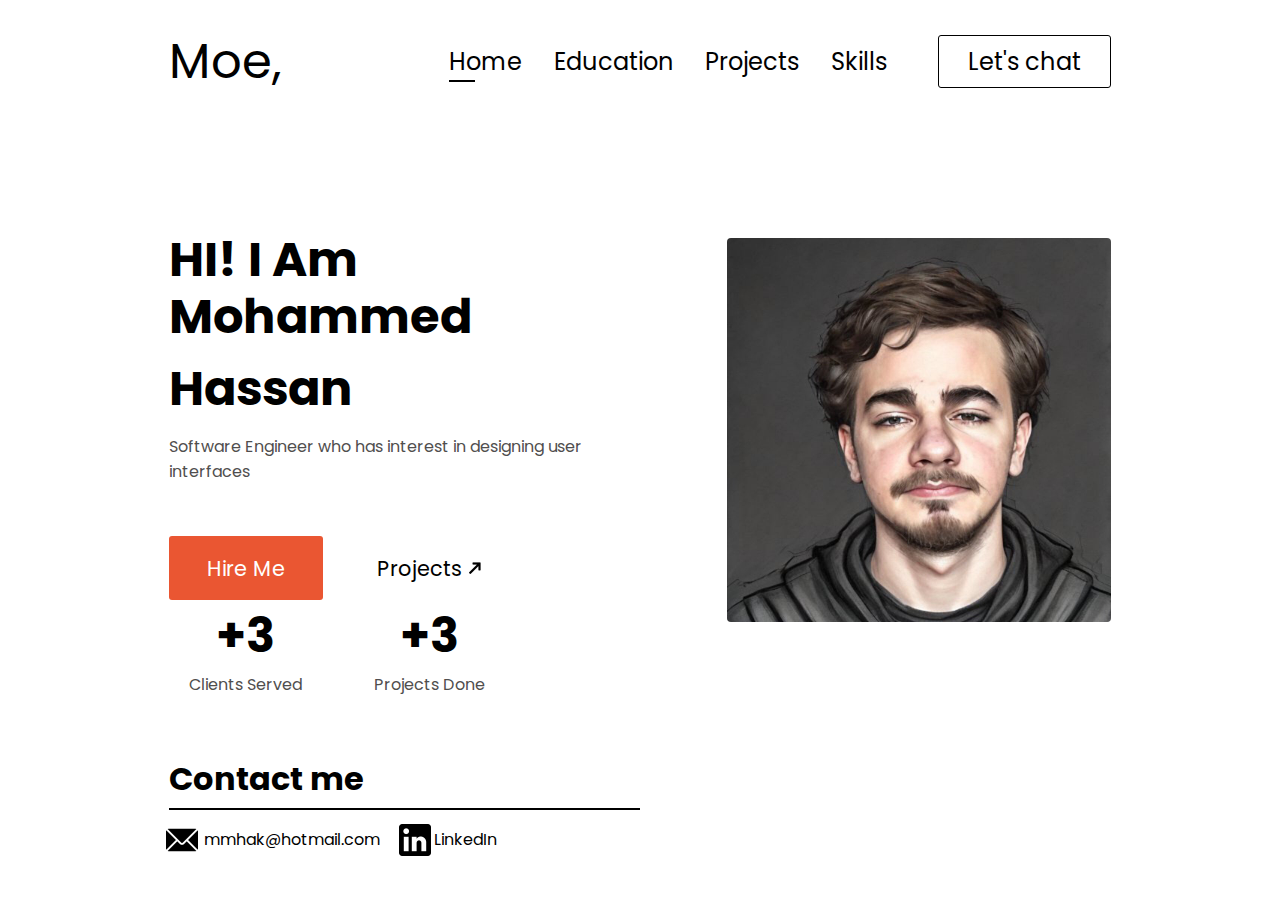
<file: index.html>
<!-- Mohammed Motia Hassan 1948713 -->
<!DOCTYPE html>
<html lang="en">

<head>
    <meta charset="UTF-8">
    <meta http-equiv="X-UA-Compatible" content="IE=edge">
    <meta name="viewport" content="width=device-width, initial-scale=1.0">
    <meta name="description" content="Website about Mohammed's Motia Hassan personal CV and work fields">
    <meta name="keywords"
    content="online porfolio, online portolio site, creative proffesional platform, creative network, creative community, ui ux cv, portolio">
    <meta http-equiv="Cache-Control" content="no-cache, no-store, must-revalidate" />
<meta http-equiv="Pragma" content="no-cache" />
<meta http-equiv="Expires" content="0" />
    <link rel="preconnect" href="https://fonts.googleapis.com"><link rel="preconnect" href="https://fonts.gstatic.com" crossorigin><link href="https://fonts.googleapis.com/css2?family=Playfair+Display&family=Poppins:wght@200;400;700&display=swap" rel="stylesheet">
    <link rel="icon" type="image/x-icon" href="/media/resume.png">
    <link rel="stylesheet" href="css/styles.css">
    <title>Home</title>
</head>

<body>
    <div class="wrapper">
        <header>
            
            <article class="nav-logo">
                <p>Moe,</p>
            </article>
            
            <article class="nav-links">
                <nav>
                    <a class = "active" href="index.html">Home</a>
                    <a href="education.html">Education</a>
                    <a  href="projects.html">Projects</a>
                    <a  href="skills.html">Skills</a>
                </nav>
                
                <a class="right-a" href="https://wa.me/966535226090">Let's chat</a>
            </article>
        </header>
        
        <section class="about-me">
            
            <article class="left-article">
                <h1>HI! I Am </h1>
                <h2 class="largefont">Mohammed Hassan </h2>
                
                <p class="description description-margin">Software Engineer who has interest in designing user interfaces</p>
                
                <article class="works">
                    <article class="works-article">
                        <a href="mailto:mmhak@hotmail.com" class="hire orange">Hire Me</a>
                        <h2 class="largefont">+3</h2>
                        <p class="description">Clients Served</p>
                    </article>  
                    
                    <article class="works-article">
                        <a href="projects.html"class="hire arrow" >Projects <img src="media/up-right.png" alt="Logo of Arrow"></a>
                        <h2 class="largefont">+3</h2>
                        <p class="description">Projects Done</p>
                    </article>
                </article>
                
                <footer>
                    <h2 class="contact">Contact me</h2>
                    <section class="links">
                        <a href="mailto:mmhak@hotmail.com"><img src="media/email.png" alt="Logo of Email"> mmhak@hotmail.com</a>
                        
                        <a href="https://www.linkedin.com/in/mohammed-motia-al-ekhwan-5861aa219"><img src="media/linkedin-logo.png" alt="Logo of Linked in"> LinkedIn</a>
                    </section>
                </footer>
            </article>
            
            <article class="right-article">
                <img src="media/me1.jpg" alt="Picture of Mohammed Motia">
            </article>
        </section>
        
        
        </div>
        
    </body>
    
    </html>
</file>
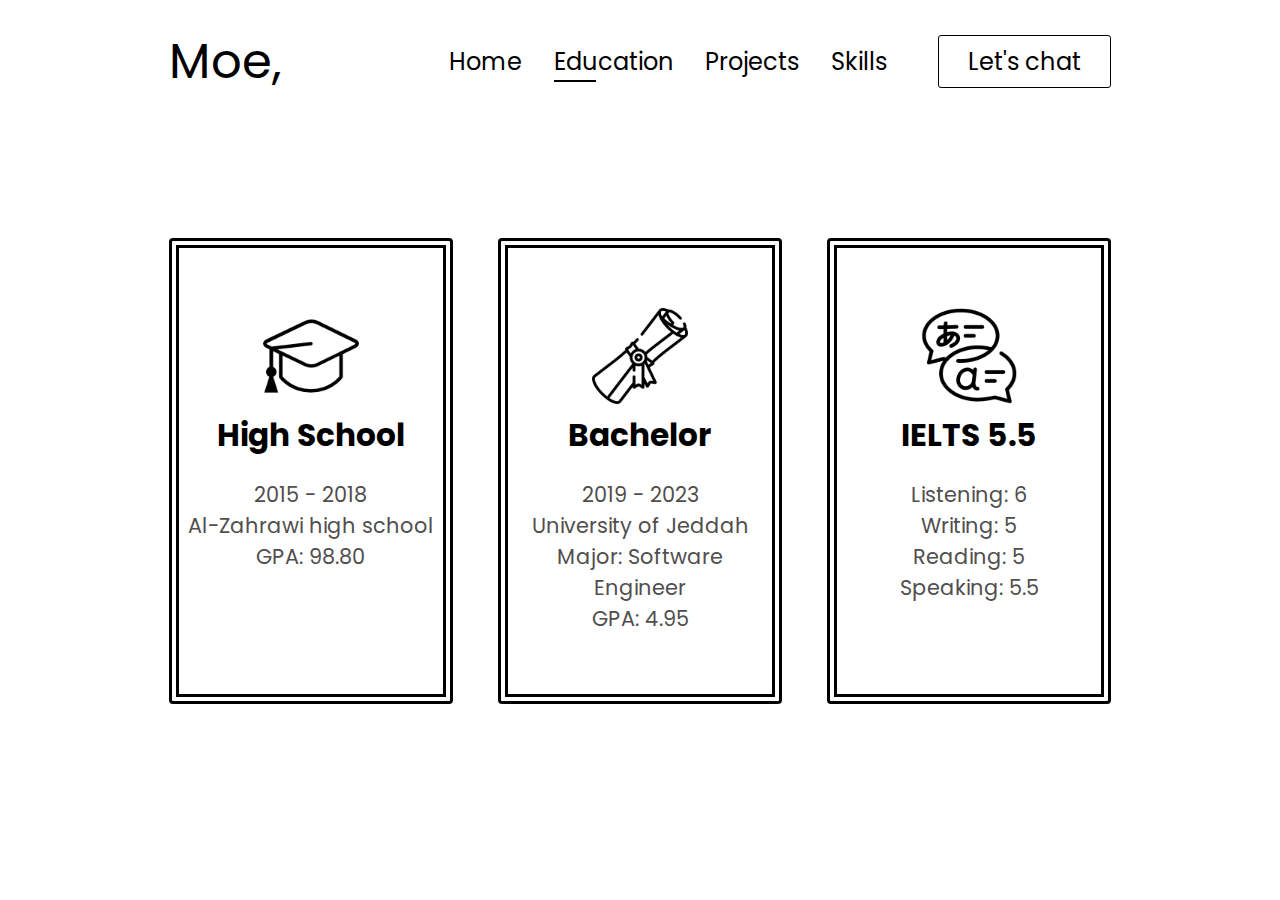
<file: education.html>
<!-- Mohammed Motia Hassan 1948713 -->
<!DOCTYPE html>
<html lang="en">

<head>
    <meta charset="UTF-8">
    <meta http-equiv="X-UA-Compatible" content="IE=edge">
    <meta name="viewport" content="width=device-width, initial-scale=1.0">
    <meta name="description" content="Website about Mohammed's Motia Hassan personal CV and work fields">
    <meta name="keywords"
    content="online porfolio, online portolio site, creative proffesional platform, creative network, creative community, ui ux cv, portolio">
    <meta http-equiv="Cache-Control" content="no-cache, no-store, must-revalidate" />
<meta http-equiv="Pragma" content="no-cache" />
<meta http-equiv="Expires" content="0" />
    <link rel="stylesheet" href="css/styles.css">
    <link rel="preconnect" href="https://fonts.googleapis.com"><link rel="preconnect" href="https://fonts.gstatic.com" crossorigin><link href="https://fonts.googleapis.com/css2?family=Playfair+Display&family=Poppins:wght@200;400;700&display=swap" rel="stylesheet">
    <link rel="icon" type="image/x-icon" href="/media/resume.png">
    <title>Education</title>
</head>

    <body>
        <div class="wrapper">
            <header>
                
                <article class="nav-logo">
                    <p>Moe,</p>
                </article>
                
                <article class="nav-links">
                    <nav>
                        <a href="index.html">Home</a>
                        <a class = "active" href="education.html">Education</a>
                        <a  href="projects.html">Projects</a>
                        <a  href="skills.html">Skills</a>
                    </nav>
                    
                    <a class="right-a" href="https://wa.me/966535226090">Let's chat</a>
                </article>
                
            </header>
        

        <section class="education">

            <article>
                <img  class="img-black" src="media/graduation-cap.png" alt="Logo of graduation cap">
                <img  class="img-white" src="media/graduation-cap-white.png" alt="Logo of graduation cap">
            <h2>High School</h2>
            <p class="description">2015 - 2018</p>
            <p class="description">Al-Zahrawi high school</p>
            <p class="description">GPA: 98.80</p>
        </article>

            <article>
                <img class="img-black1" src="media/diploma.png" alt="Logo of Bachelor degree">
                <img class="img-white1" src="media/diploma-white.png" alt="Logo of Bachelor degree">
            <h2>Bachelor</h2>
            <p class="description">2019 - 2023</p>
            <p class="description">University of Jeddah</p>
            <p class="description">Major: Software Engineer</p>
            <p class="description">GPA: 4.95</p>
        </article>

        <article>
            <img class="img-black2" src="media/translation.png" alt="Logo of Translation">
            <img class="img-white2" src="media/translation-white.png" alt="Logo of Translation">
            <h2>IELTS 5.5</h2>
            <p class="description">Listening: 6</p>
            <p class="description">Writing: 5</p>
            <p class="description">Reading: 5</p>
            <p class="description">Speaking: 5.5</p>
        </article>

        </section>

    </div>
            
    </body>
    
</html>
</file>
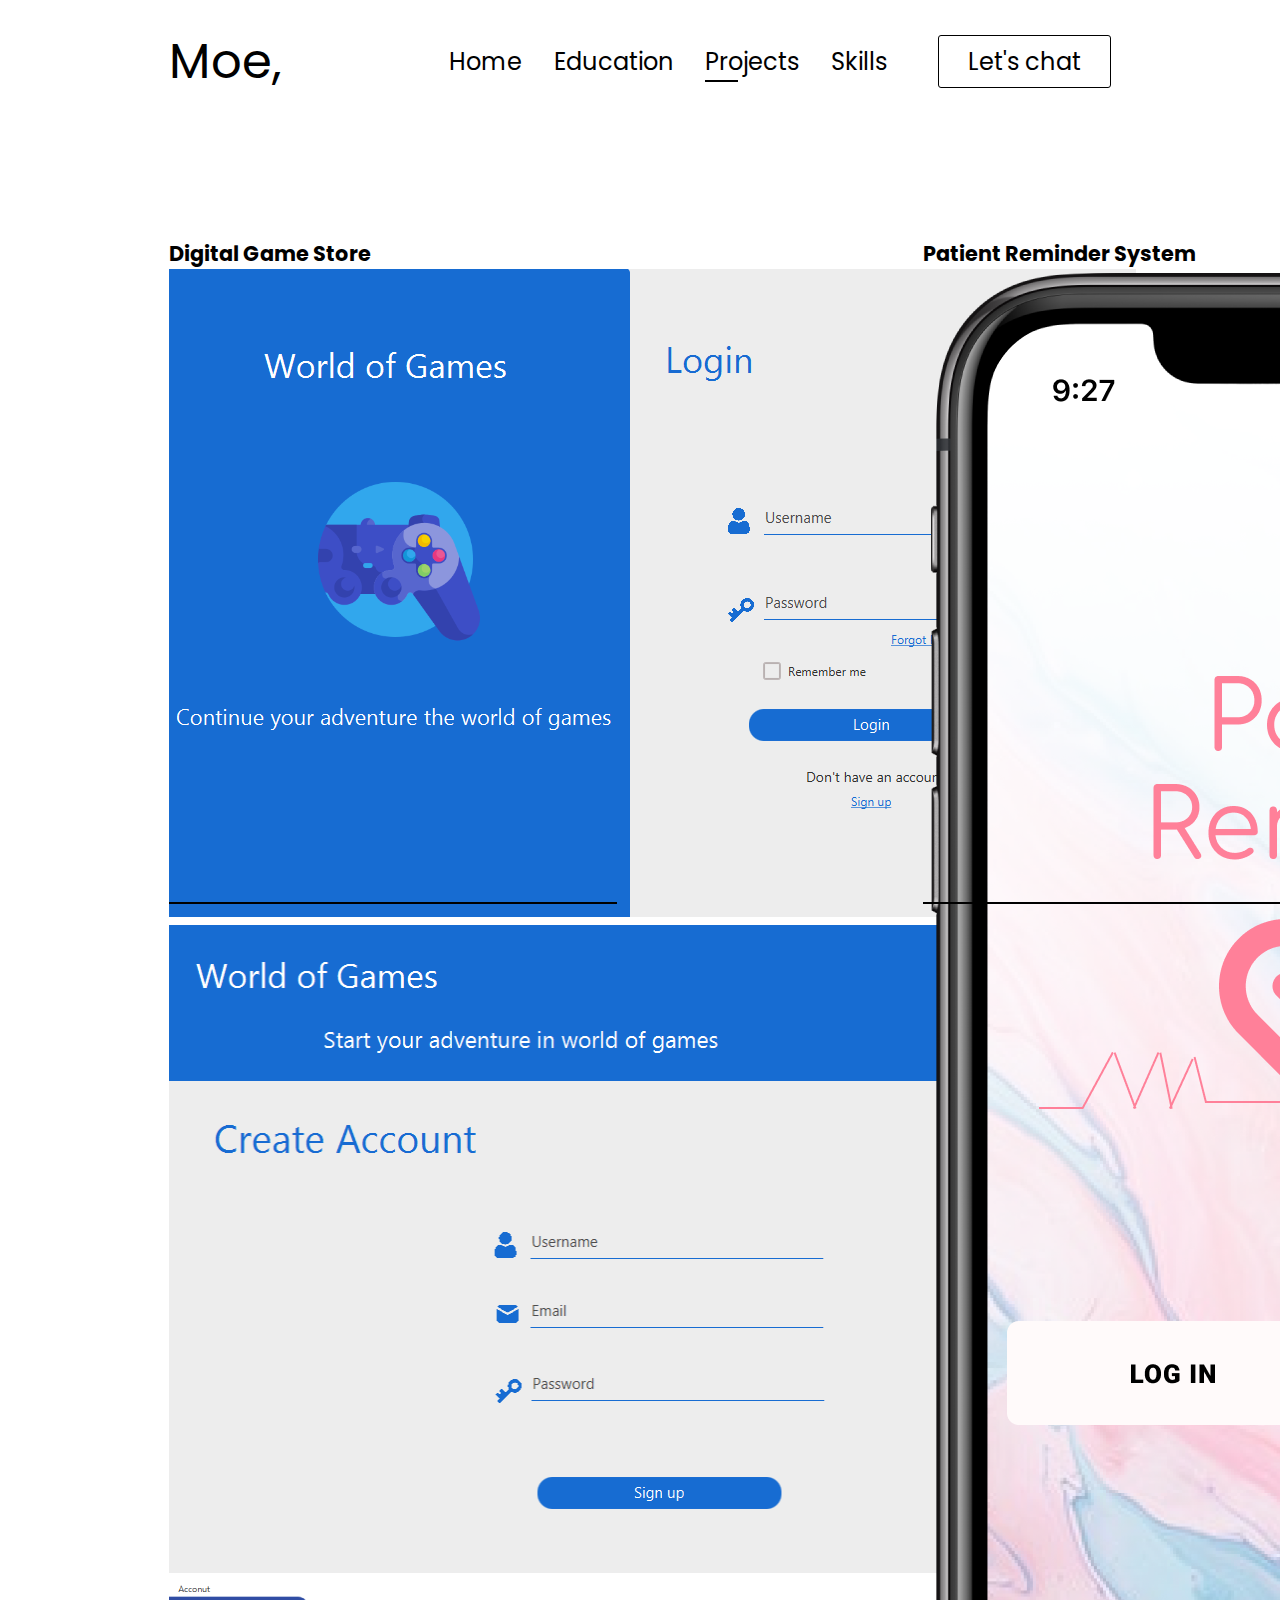
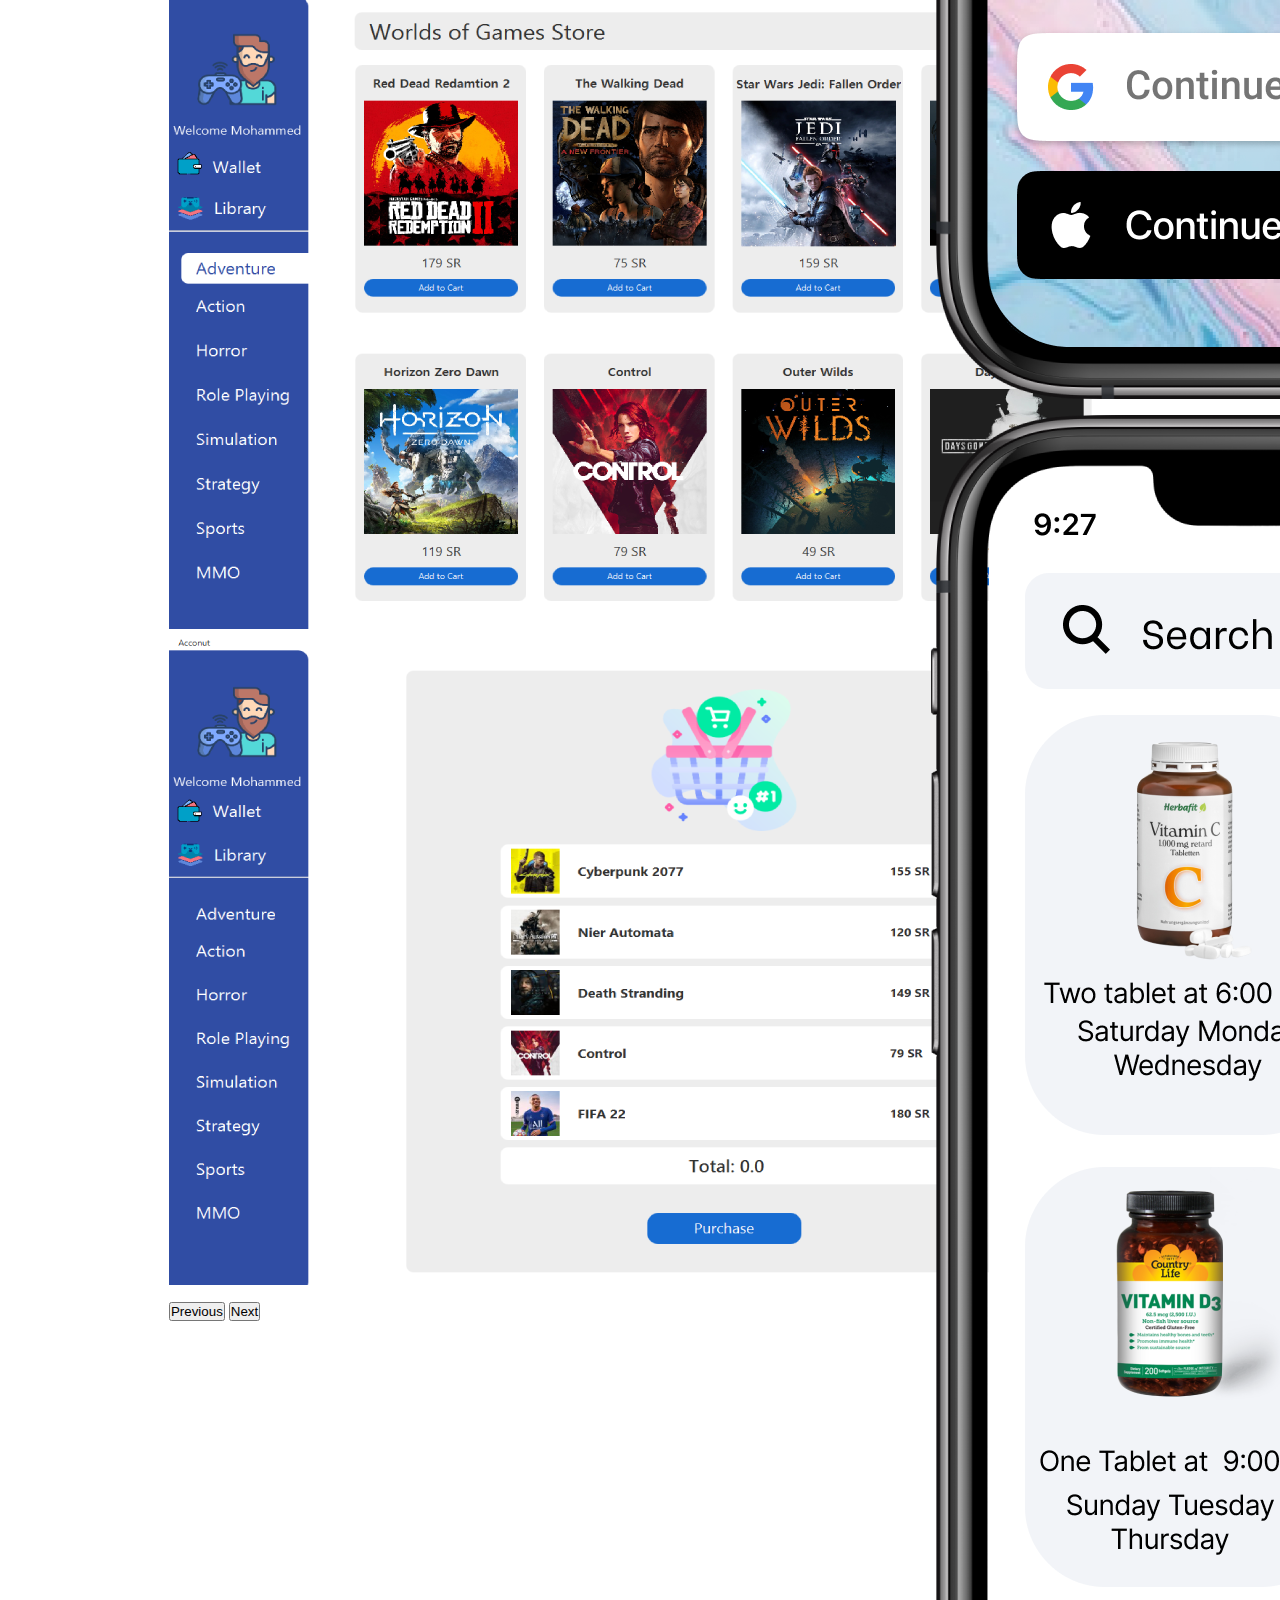
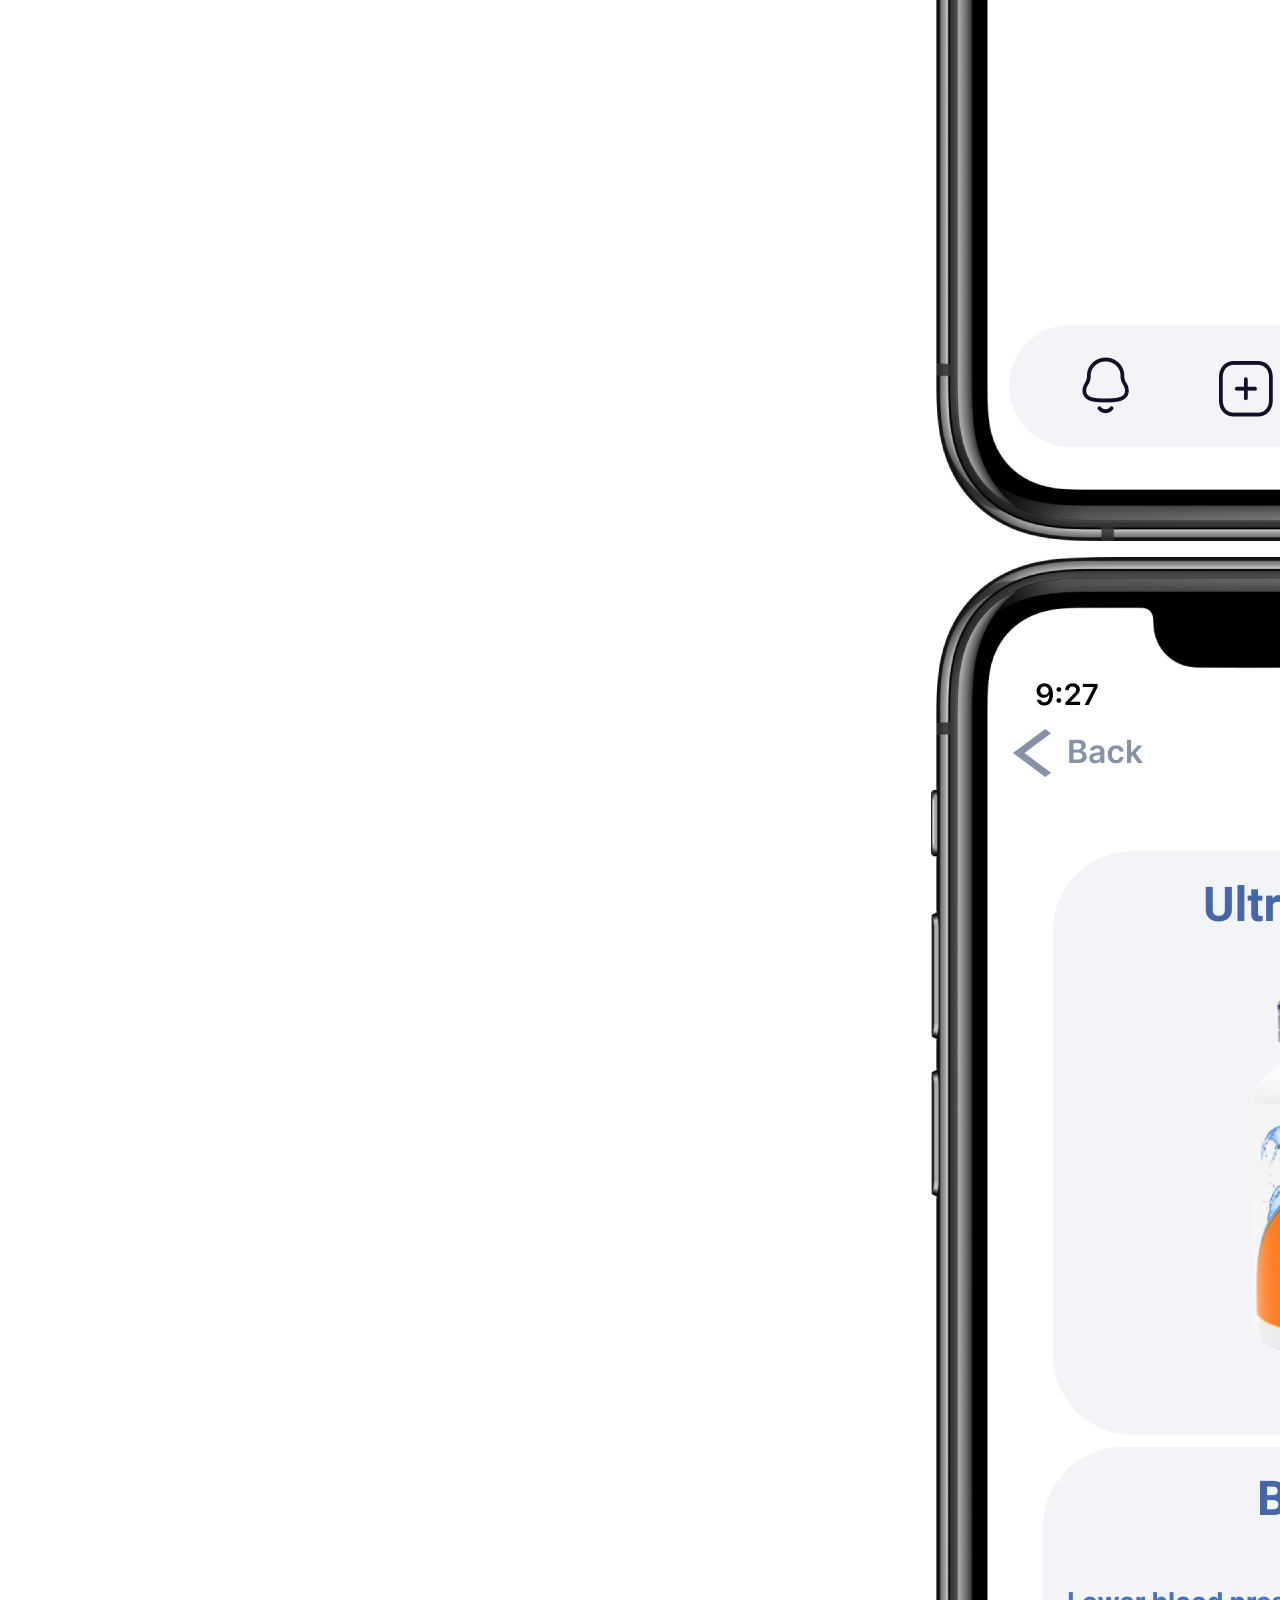
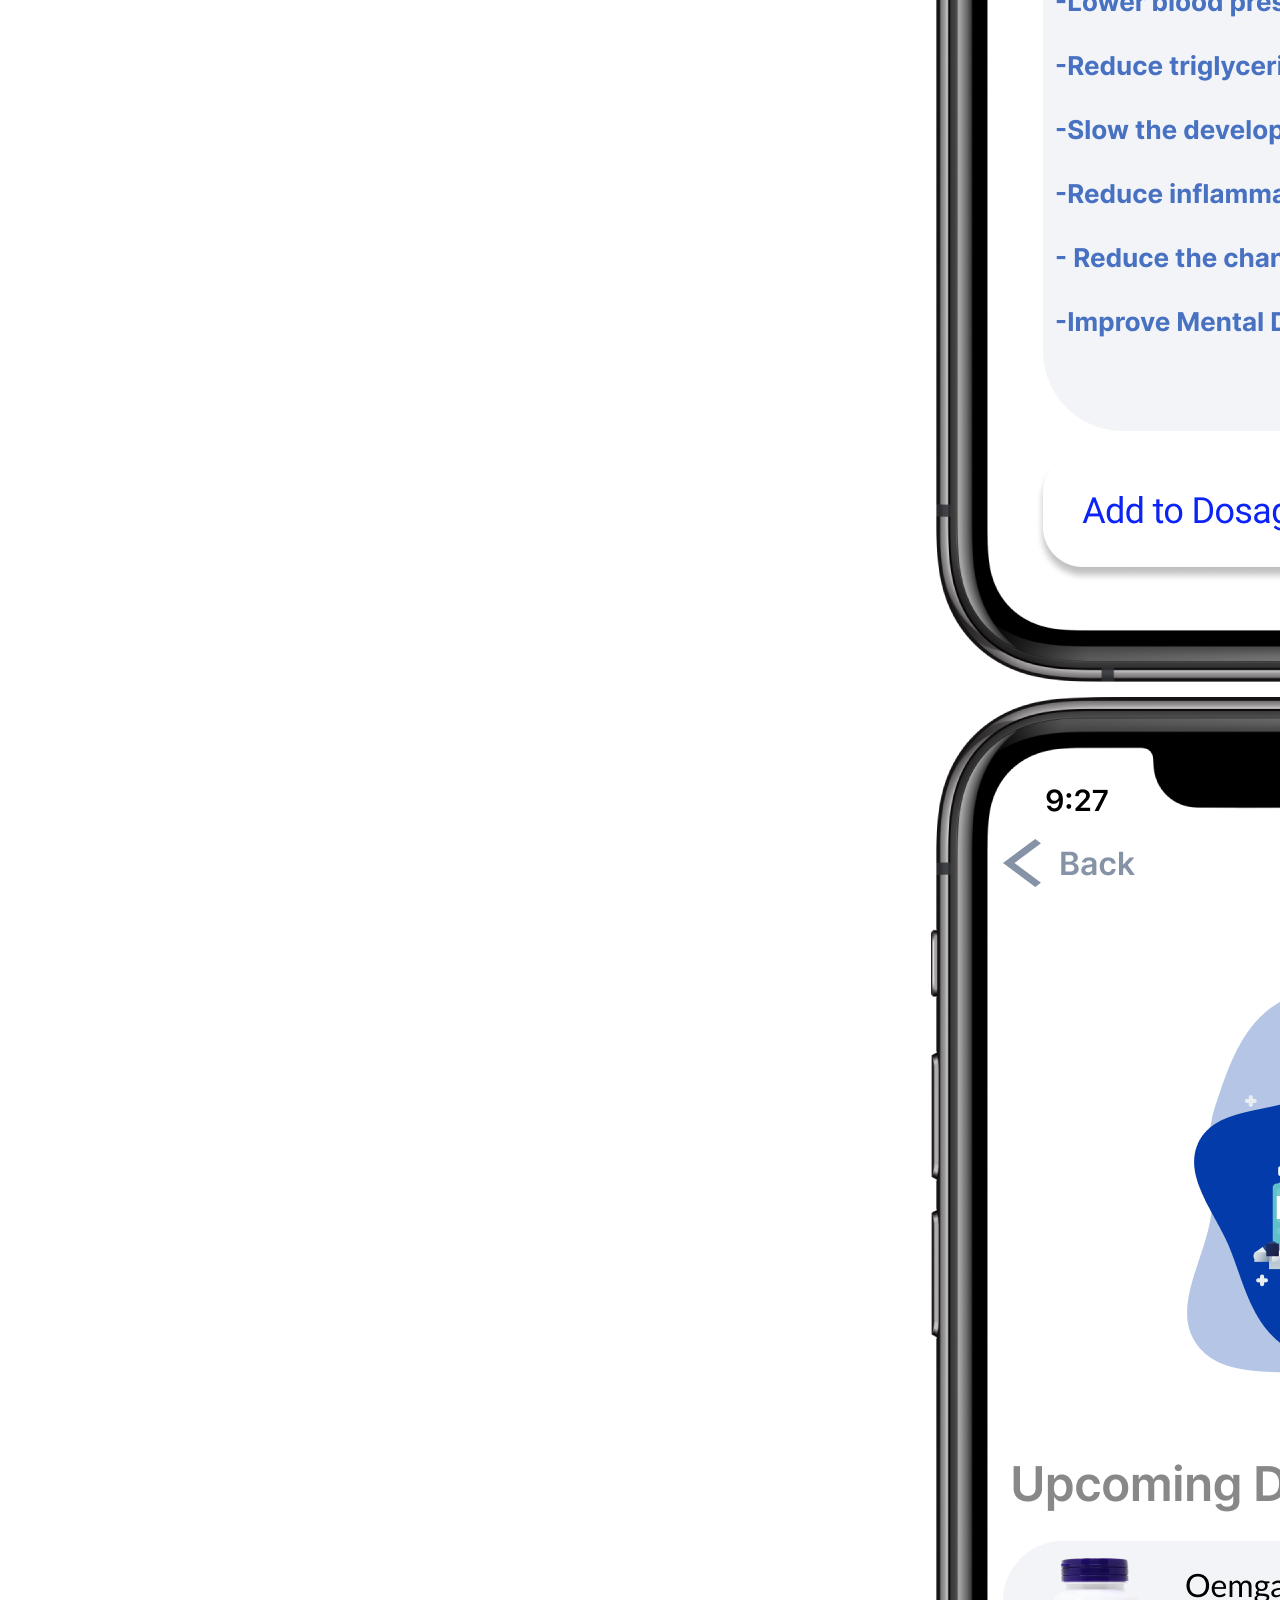
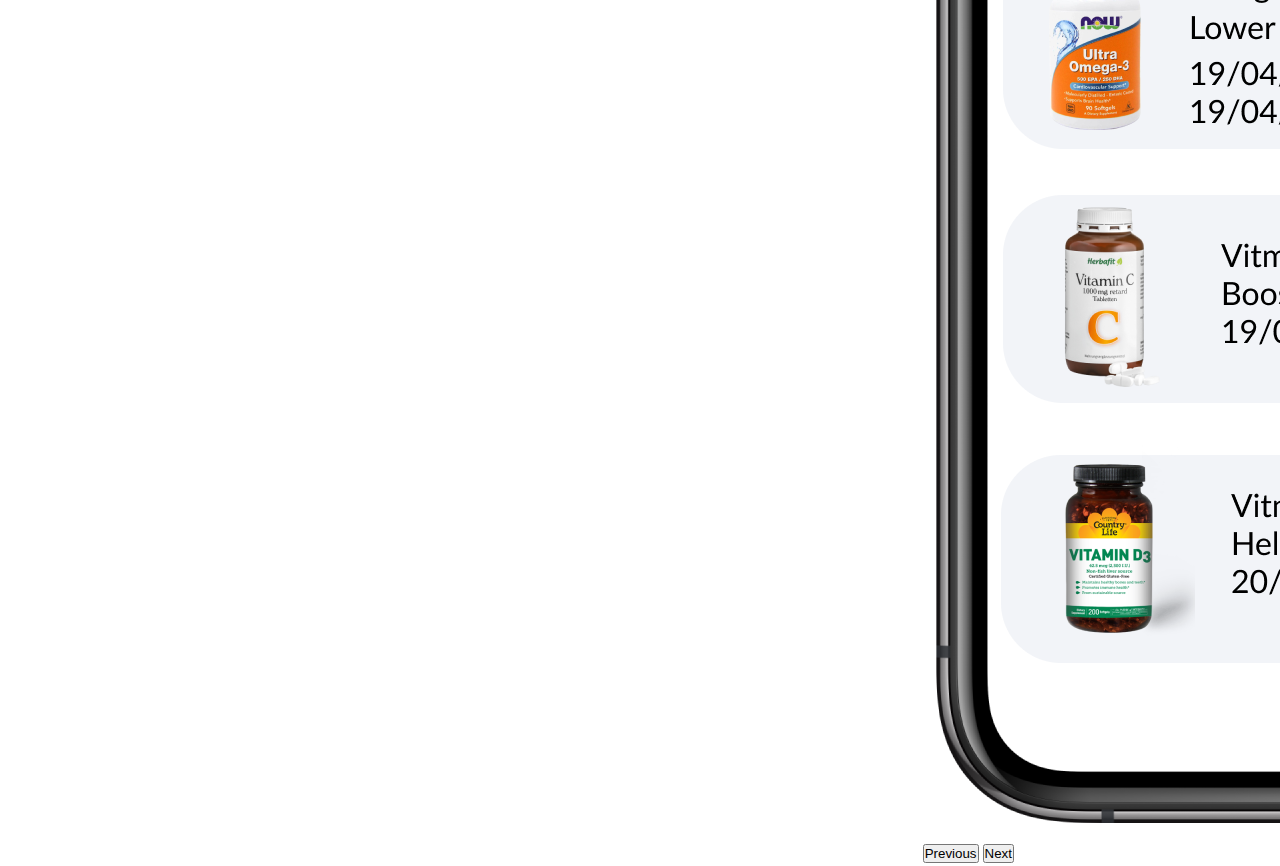
<file: projects.html>
<!-- Mohammed Motia Hassan 1948713 -->
<!DOCTYPE html>
<html lang="en">

<head>
    <meta charset="UTF-8">
    <meta http-equiv="X-UA-Compatible" content="IE=edge">
    <meta name="viewport" content="width=device-width, initial-scale=1.0">
    <meta name="description" content="Website about Mohammed's Motia Hassan personal CV and work fields">
    <meta name="keywords"
    content="online porfolio, online portolio site, creative proffesional platform, creative network, creative community, ui ux cv, portolio">
    <meta http-equiv="Cache-Control" content="no-cache, no-store, must-revalidate" />
<meta http-equiv="Pragma" content="no-cache" />
<meta http-equiv="Expires" content="0" />
    <link rel="preconnect" href="https://fonts.googleapis.com"><link rel="preconnect" href="https://fonts.gstatic.com" crossorigin><link href="https://fonts.googleapis.com/css2?family=Playfair+Display&family=Poppins:wght@200;400;700&display=swap" rel="stylesheet">
    <link rel="stylesheet" href="https://cdnjs.cloudflare.com/ajax/libs/bootstrap/5.2.0/css/bootstrap.min.css" integrity="sha512-XWTTruHZEYJsxV3W/lSXG1n3Q39YIWOstqvmFsdNEEQfHoZ6vm6E9GK2OrF6DSJSpIbRbi+Nn0WDPID9O7xB2Q==" crossorigin="anonymous" referrerpolicy="no-referrer" />
    <link rel="stylesheet" href="css/styles.css">
    <link rel="icon" type="image/x-icon" href="/media/resume.png">
    <title>Projects</title>
</head>
<body>
    <div class="wrapper">
    <header>
            
        <article class="nav-logo">
            <p>Moe,</p>
        </article>
        
        <article class="nav-links">
            <nav>
                <a  href="index.html">Home</a>
                <a href="education.html">Education</a>
                <a  class = "active" href="projects.html">Projects</a>
                <a  href="skills.html">Skills</a>
            </nav>
            
            <a class="right-a" href="https://wa.me/966535226090">Let's chat</a>
        </article>
    </header>
    <section class="projects-container">
        <article class="slider-container1">
            <p>Digital Game Store</p>
            <div id="carouselExampleDark" class="carousel carousel-dark slide" data-bs-ride="carousel">
                
                <div class="carousel-inner">
                  <div class="carousel-item active" data-bs-interval="10000">
                    <img src="media/project1p1.png" class="d-block w-100" alt="Project 1 picture 1">
                    <div class="carousel-caption d-none d-md-block">
                    </div>
                  </div>
                  <div class="carousel-item" data-bs-interval="2000">
                    <img src="media/project1p2.png" class="d-block w-100" alt="Project 1 picture 2">
                    <div class="carousel-caption d-none d-md-block">
                    </div>
                  </div>
                  <div class="carousel-item">
                    <img src="media/project1p3.png" class="d-block w-100" alt="Project 1 picture 3">
                    <div class="carousel-caption d-none d-md-block">
                    </div>
                  </div>
                  <div class="carousel-item">
                    <img src="media/project1p4.png" class="d-block w-100" alt="Project 1 picture 4">
                    <div class="carousel-caption d-none d-md-block">
                    </div>
                  </div>
                </div>
                <button class="carousel-control-prev" type="button" data-bs-target="#carouselExampleDark" data-bs-slide="prev">
                  <span class="carousel-control-prev-icon" aria-hidden="true"></span>
                  <span class="visually-hidden">Previous</span>
                </button>
                <button class="carousel-control-next" type="button" data-bs-target="#carouselExampleDark" data-bs-slide="next">
                  <span class="carousel-control-next-icon" aria-hidden="true"></span>
                  <span class="visually-hidden">Next</span>
                </button>
              </div>
        </article>
        
   
    
        <article class="slider-container2">
            <p>Patient Reminder System</p>
                    
            <div id="carouselExampleDark1" class="carousel carousel-dark slide" data-bs-ride="carousel">
                
                <div class="carousel-inner">
                  <div class="carousel-item active" data-bs-interval="10000">
                    <img src="media/project2p1.png" class="d-block w-100" alt="Project 1 picture 1">
                    <div class="carousel-caption d-none d-md-block">
                    </div>
                  </div>
                  <div class="carousel-item" data-bs-interval="2000">
                    <img src="media/project2p2.png" class="d-block w-100" alt="Project 1 picture 2">
                    <div class="carousel-caption d-none d-md-block">
                    </div>
                  </div>
                  <div class="carousel-item">
                    <img src="media/project2p3.png" class="d-block w-100" alt="Project 1 picture 3">
                    <div class="carousel-caption d-none d-md-block">
                    </div>
                  </div>
                  <div class="carousel-item">
                    <img src="media/project2p4.png" class="d-block w-100" alt="Project 1 picture 4">
                    <div class="carousel-caption d-none d-md-block">
                    </div>
                  </div>
                </div>               
                <button class="carousel-control-prev" type="button" data-bs-target="#carouselExampleDark1" data-bs-slide="prev">
                    <span class="carousel-control-prev-icon" aria-hidden="true"></span>
                    <span class="visually-hidden">Previous</span>
                  </button>
                      <button class="carousel-control-next" type="button" data-bs-target="#carouselExampleDark1" data-bs-slide="next">
                        <span class="carousel-control-next-icon" aria-hidden="true"></span>
                        <span class="visually-hidden">Next</span>
                      </button>
            
            
              </div>
              
              
        </article>
        
    </section>

</div>
    <script src="https://cdnjs.cloudflare.com/ajax/libs/bootstrap/5.2.0/js/bootstrap.bundle.min.js"></script>
</body>
</html>
</file>
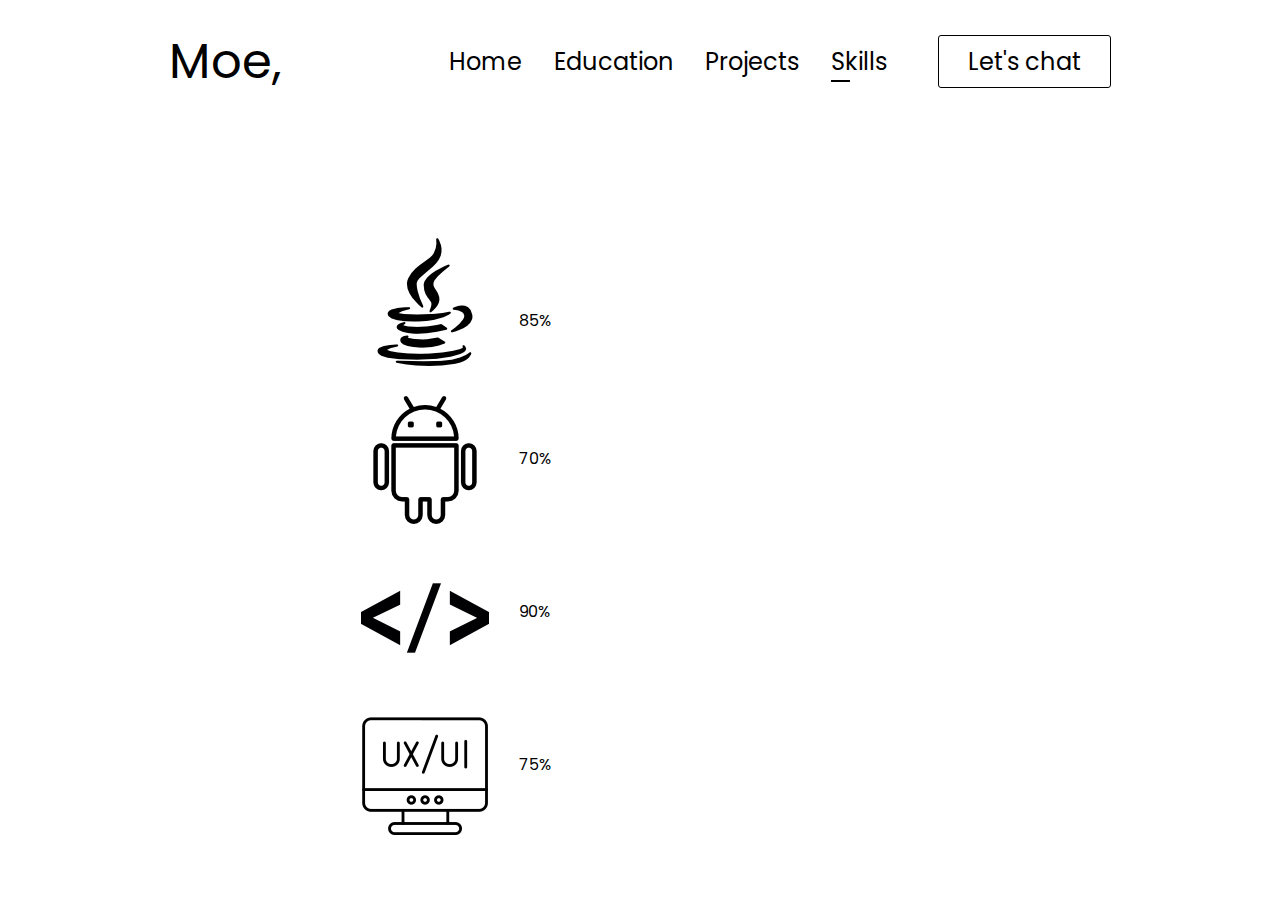
<file: skills.html>
<!-- Mohammed Motia Hassan 1948713 -->
<!DOCTYPE html>
<html lang="en">

<head>
    <meta charset="UTF-8">
    <meta http-equiv="X-UA-Compatible" content="IE=edge">
    <meta name="viewport" content="width=device-width, initial-scale=1.0">
    <meta name="description" content="Website about Mohammed's Motia Hassan personal CV and work fields">
    <meta name="keywords"
    content="online porfolio, online portolio site, creative proffesional platform, creative network, creative community, ui ux cv, portolio">
    <meta http-equiv="Cache-Control" content="no-cache, no-store, must-revalidate" />
<meta http-equiv="Pragma" content="no-cache" />
<meta http-equiv="Expires" content="0" />
    <link rel="preconnect" href="https://fonts.googleapis.com"><link rel="preconnect" href="https://fonts.gstatic.com" crossorigin><link href="https://fonts.googleapis.com/css2?family=Playfair+Display&family=Poppins:wght@200;400;700&display=swap" rel="stylesheet">
    <link rel="stylesheet" href="https://cdnjs.cloudflare.com/ajax/libs/bootstrap/5.2.0/css/bootstrap.min.css" integrity="sha512-XWTTruHZEYJsxV3W/lSXG1n3Q39YIWOstqvmFsdNEEQfHoZ6vm6E9GK2OrF6DSJSpIbRbi+Nn0WDPID9O7xB2Q==" crossorigin="anonymous" referrerpolicy="no-referrer" />
    <link rel="stylesheet" href="css/styles.css">
    <link rel="icon" type="image/x-icon" href="/media/resume.png">
    
    <title>Skills</title>
</head>
<body>

    <div class="wrapper" >
    <header>
                
        <article class="nav-logo">
            <p>Moe,</p>
        </article>
        
        <article class="nav-links">
            <nav>
                <a href="index.html">Home</a>
                <a href="education.html">Education</a>
                <a href="projects.html">Projects</a>
                <a class = "active" href="skills.html">Skills</a>
            </nav>
            
            <a class="right-a" href="https://wa.me/966535226090">Let's chat</a>
        </article>
        
    </header>


    <section class="main-skills">

        <article class="img-article">
            <img src="media/java.png" alt="Logo of Java Language">
            <img src="media/android.png" alt="Logo of Android">
            <img src="media/html-coding.png" alt="Logo of website development">
            <img src="media/design.png" alt="Logo of UI/UX">
        </article>

        <article class="proggress-article">

            <article class="progress-margin progress-first">
        <div style="height: 30px; font-size: 1em;" class="progress" role="progressbar" aria-label="Basic example" aria-valuenow="0" aria-valuemin="0" aria-valuemax="100">
            <div class="progress-bar" style="width: 85%">85%</div>
          </div>
        </article>

        <article class="progress-margin second-progress">
          <div style="height: 30px; font-size: 1em;" class="progress" role="progressbar" aria-label="Basic example" aria-valuenow="25" aria-valuemin="0" aria-valuemax="100">
            <div class="progress-bar" style=" width: 70%">70%</div>
          </div>
        </article>

        <article class="progress-margin third-progress">
          <div style="height: 30px; font-size: 1em;" class="progress" role="progressbar" aria-label="Basic example" aria-valuenow="50" aria-valuemin="0" aria-valuemax="100">
            <div class="progress-bar" style=" width: 90%">90%</div>
          </div>
        </article>

        <article class="progress-margin forth-progress">
          <div style="height: 30px; font-size: 1em;"class="progress" role="progressbar" aria-label="Basic example" aria-valuenow="75" aria-valuemin="0" aria-valuemax="100">
            <div class="progress-bar" style=" width: 75%">75%</div>
          </div>
        </article>
        </article>
        <article class="progress-description hide">
            <p class="progress-paragraph paragraph-first">An enthusiastic java developer that you can rely on, I have strong Java knowledge and 2+ years of academic experience in the computer program development team</p>
            <p class="progress-paragraph second-paragraph">Created 2+ fully functional applications for Android devices. Known for writing efficient, maintainable, and reusable code. Intermediate in design</p>
            <p class="progress-paragraph third-paragraph">Innovative Front End Developer with 2+ years experience building and maintaining responsive websites. Proficient in HTML, CSS</p>
            <p class="progress-paragraph forth-paragraph">A User Interface UI Developer with 1+ year of experience, specializing in Agile methodology, project management, application development, and UX design</p>

        </article>

    </section>  
</div>

<script src="https://cdnjs.cloudflare.com/ajax/libs/bootstrap/5.2.0/js/bootstrap.bundle.min.js"></script>
</body>
</html>
</file>
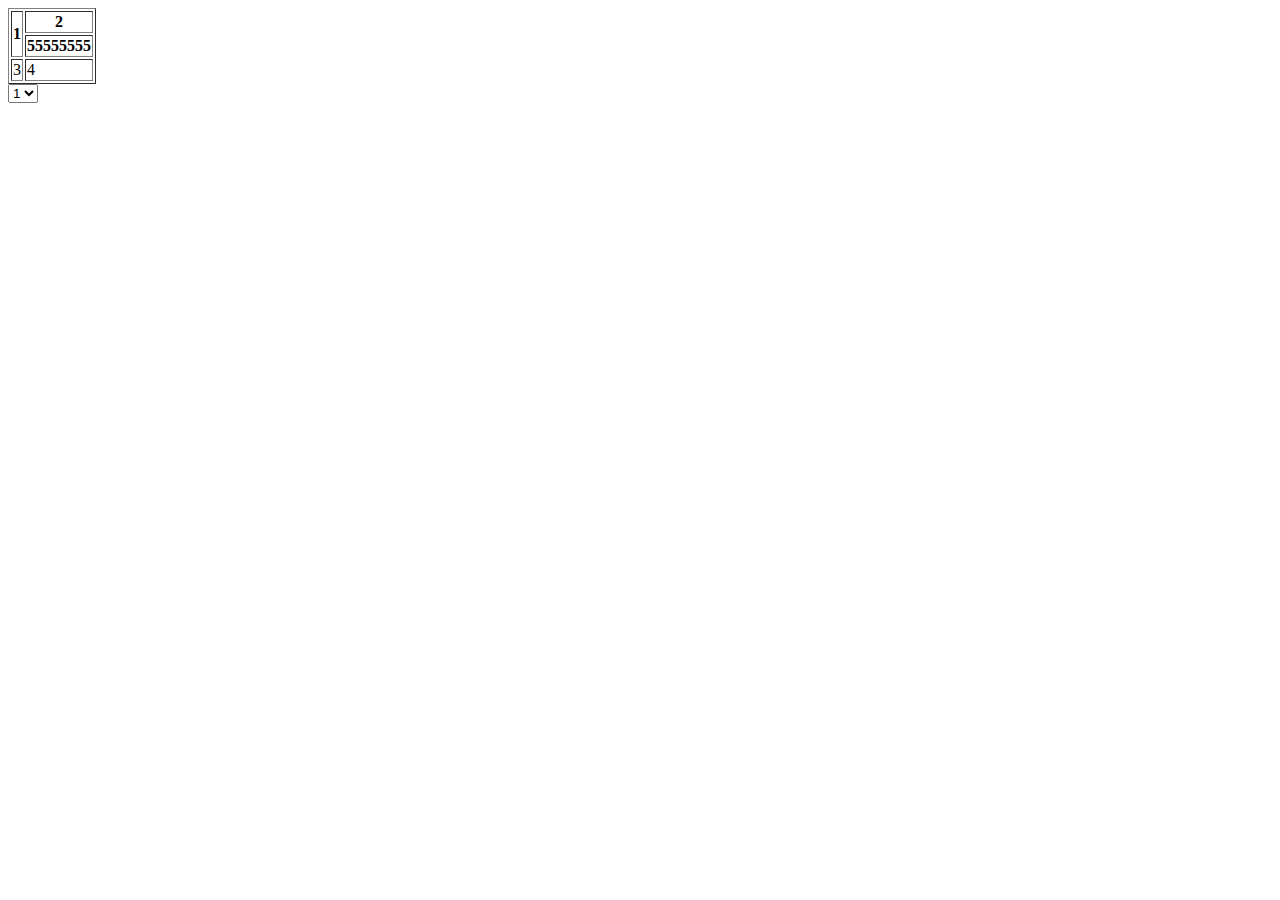
<file: test.html>
<!DOCTYPE html>
<html lang="en">
<head>
    <meta charset="UTF-8">
    <meta http-equiv="X-UA-Compatible" content="IE=edge">
    <meta name="viewport" content="width=device-width, initial-scale=1.0">
    <title>Document</title>
    <style>
      

        
    </style>
</head>
<body>
  
    <table border="1" summary="this table for">
        <thead>
            <tr>
                <th rowspan="2">1</th>
                <th>2</th>
            </tr>

            <tr>
                <th>55555555</th>
            </tr>
        </thead>

        <tbody>
            <tr>
                <td>3</td>
                <td>4</td>
            </tr>
        </tbody>
    </table>

    <select name="" id="">
        <option selected value="1">1</option>
        <option value="2">2</option>
        <option value="3">3</option>
    </select>
</body>
</html>
</file>
<file: css/styles.css>
* {
  margin: 0;
  padding: 0;
}
.wrapper {
  font-family: "poppins";
  margin: 2% 10%;
}
header {
  margin: 2vw;
  margin-bottom: 140px;
  display: flex;
  align-items: center;
  justify-content: space-between;
  margin-left: 4%;
  margin-right: 4%;
  font-family: "poppins";
}
.nav-logo {
  font-size: min(5vw, 3em);
}

.nav-logo p {
  margin-bottom: 0px !important;
}
a {
  color: black;
  text-decoration: none;
}
.right-a {
  border: 1px solid black;
  border-radius: 3px;
  padding: 1% 3.5%;
  transition: color 0.5s;
}

.right-a:hover {
  background-color: rgb(0, 0, 0);
  color: white;
}

.nav-links {
  font-size: min(2.4vw, 1.5em);
  display: flex;
  justify-content: right;
  width: 90%;
  align-items: center;
}

nav a {
  margin-right: 2vw;

  position: relative;
}

nav a:last-child {
  margin-right: 0;
}

nav {
  height: fit-content;
  margin-right: 4vw;
}

.active::before {
  position: absolute;
  content: "";
  width: 35%;
  height: 1px;
  border-bottom: 2px solid black;
  bottom: -4px;
}

nav a:before {
  position: absolute;
  content: "";
  width: 0%;
  height: 1px;
  border-bottom: 2px solid rgb(155, 153, 153);
  bottom: -4px;
  transition: width 0.3s;
}

nav a:hover:before {
  width: 35%;
}

nav a:hover {
  color: black;
}

.right-article img {
  width: 30vw;
  height: 30vw;
  border-radius: 4px;
}

.about-me {
  display: flex;
  justify-content: space-between;
  margin: 0 4%;
}
.left-article {
  width: 50%;
}

.left-article h1 {
  font-size: min(3em, 4vw);

  line-height: 0.9em;
}

.largefont {
  font-size: min(3em, 4vw);
}

.right-article {
  display: flex;
  justify-content: right;
  width: 50%;
}

.description {
  color: rgb(80, 78, 78);
}

.description-margin {
  margin-top: 2%;
  margin-bottom: 11%;
}

.orange {
  background-color: #ea5632;
  border-radius: 3px;
  color: white;
  transition: color 0.3s;
}

.orange:hover {
  background-color: white;
  color: #ea5632;
  border: 2px solid #ea5632;
}

.works {
  height: 200px;
  display: flex;
  text-align: center;
  gap: 30px;
  margin-bottom: 4%;
}

.hire {
  font-size: 1.3em;
  width: 150px;
  height: 60px;
  border: 2px solid transparent;
  display: flex;
  align-items: center;
  justify-content: center;
}

.arrow {
  gap: 5px;
}

.education {
  margin: 0 4%;
  display: flex;
  justify-content: space-between;
}

.education article {
  font-family: "poppins";
  font-size: 1.5em;
  width: 300px;
  text-align: center;
  padding: 60px;
  border: 10px double black;
  border-radius: 4px;
  position: relative;
  transition: background-color 0.5s;
}

.education article:hover {
  background-color: #ea5632;
  color: white;
}

/* For hover purposes */
.education article > .img-white {
  display: none;
}
.education article:hover > .img-black {
  display: none;
}

.education article:hover > .img-white {
  display: inline;
}

/* For hover purposes */
.education article > .img-white1 {
  display: none;
}
.education article:hover > .img-black1 {
  display: none;
}

.education article:hover > .img-white1 {
  display: inline;
}

/* For hover purposes */
.education article > .img-white2 {
  display: none;
}
.education article:hover > .img-black2 {
  display: none;
}

.education article:hover > .img-white2 {
  display: inline;
}

.education article:hover > .description {
  color: white;
}

.education article h2 {
  margin-bottom: 20px;
}

.contact {
  font-size: min(2em, 4.5vw);
  margin-bottom: 3%;
  border-bottom: 2px solid black;
  padding-bottom: 1%;
}

footer a {
  margin-right: 5%;
  display: flex;
  justify-content: center;
  align-items: center;
}

.links {
  display: flex;
}

footer img {
  margin-right: 3%;
  width: 32px;
}

.arrow img {
  transition: transform 0.3s;
}

.arrow:hover > img {
  transform: translate(50%, -50%);
}

.main-skills {
  margin: 0 4%;
  display: flex;
  justify-content: left;
}

.main-skills img {
  display: block;
  margin-bottom: 30px;
}

.img-article {
  margin-right: 30px;
}

.progress-margin {
  width: 400px;
  height: 128px;
}

.progress-paragraph {
  margin-left: 50px;
  height: 64px;
}

.progress-description {
  border-left: 3px solid rgb(187, 180, 180);
  margin-left: 50px;
  height: 600px;
  font-size: 1.2em;
}

.progress-first {
  margin-top: 70px;
}

.second-progress {
  margin-top: 10px;
}

.third-progress {
  margin-top: 25px;
}

.forth-progress {
  margin-top: 25px;
}

.paragraph-first {
  margin-top: 70px;
}

.second-paragraph {
  margin-top: 74px;
}

.third-paragraph {
  margin-top: 89px;
}

.forth-paragraph {
  margin-top: 89px;
}


.projects-container{
  display: flex;
  justify-content:space-between;
  margin: 0 4%;
  height: 700px;
  font-size: 1.5em;
  font-weight: bold;
}

.slider-container1{
  width: 60%;
  
}

.slider-container2 p{
  width: 330px;  
}

.slider-container2{
  width: 20%;
}



@media only screen and (max-width: 1850px) and (min-width: 1101px) {
  .education article {
    width: 28%;
    padding: 60px 0px;
    font-size: 1.3em;
  }
  .hide {
    display: none;
  }
  .main-skills {
    justify-content: center;
  }

  .education article img {
    width: 96px;
  }
  
  .projects-container{
    font-size: 1.3em;
  }
}

@media only screen and (max-width: 1100px) and (min-width: 816px) {
  .nav-links {
    font-size: 1.1em;
  }
  .nav-logo {
    font-size: 1.8em;
  }

  .largefont {
    font-size: 2em;
  }

  .hire {
    width: 100px;
    height: 40px;
    font-size: 1em;
  }

  .education article {
    width: 28%;
    padding: 40px 0px;
    font-size: 1em;
  }

  .education article img {
    width: 64px;
  }

  .hide {
    display: none;
  }
  .main-skills {
    justify-content: center;
  }

  .projects-container{
    display: block;
    font-size: 1.2em;
    height: 1200px;
    width: 100%;

  }

  .slider-container1{
    text-align: center;
    width: 100%;
  }
  
  
  .slider-container2 p{
    width: 100%;     
  }
  
  .slider-container2{
    margin-top: 40px;
    text-align: center;
    width: 40%;
    margin-left: 50%;
    
    transform: translateX(-50%);
  }
}

@media only screen and (max-width: 815px) and (min-width: 577px) {
  .wrapper {
    margin: 1% 4%;
  }
  header {
    margin-bottom: 100px;
  }

  .nav-logo {
    font-size: 1.5em;
  }

  .nav-links {
    font-size: 0.9em;
  }

  .works {
    width: 100%;
  }
  .hire {
    margin-bottom: 20px;
    width: 80px;
    height: 30px;
    font-size: 1em;
  }

  .description {
    font-size: 0.9em;
  }

  .largefont {
    font-size: 1em;
  }

  .education {
    display: block;
  }
  .education article {
    margin: 20px auto;
    max-width: 300px;
    padding: 70px 0px;
    font-size: 1em;
  }

  .hide {
    display: none;
  }
  .main-skills {
    justify-content: center;
  }
  .main-skills img {
    width: 96px;
  }

  .progress-margin {
    height: 96px;
  }

  .progress-first {
    margin-top: calc(70px - 32px);
  }

  .second-progress {
    margin-top: 30px;
  }

  .third-progress {
    margin-top: 25px;
  }

  .forth-progress {
    margin-top: 25px;
  }

  .projects-container{
    display: block;
    font-size: 1em;
    height: 1000px;
    width: 90%;

  }

  .slider-container1{
    text-align: center;
    width: 100%;
  }
  
  
  .slider-container2 p{
    width: 100%;  
  }
  
  .slider-container2{
    margin-top: 40px;
    text-align: center;
    width: 50%;
    margin-left: 50%;
    transform: translateX(-50%);
  }
}

@media only screen and (max-width: 576px) {
  .wrapper {
    margin: 0;
  }

  .nav-logo {
    font-size: 1em;
  }
  .nav-links {
    font-size: 0.8em;
  }

  header {
    margin-bottom: 80px;
  }

  .works {
    width: 100%;
  }

  .hire {
    font-size: 1em;
    width: 80px;
    height: 30px;
    margin-bottom: 20px;
  }

  .description {
    font-size: 0.9em;
  }

  .largefont {
    font-size: 1em;
  }

  .links {
    width: 100%;
    display: block;
  }

  footer a {
    display: inline-flex;
  }

  footer img {
    margin-right: 3%;
    width: 20px;
  }

  .education {
    display: block;
  }
  .education article {
    margin: 20px auto;
    max-width: 300px;
    padding: 70px 0px;
    font-size: 1em;
  }

  .hide {
    display: none;
  }
  .main-skills {
    justify-content: left;
  }
  .main-skills img {
    width: 96px;
  }

  .progress-margin {
    width: 350px;
    height: 96px;
  }

  .progress-first {
    margin-top: calc(70px - 32px);
  }

  .second-progress {
    margin-top: 30px;
  }

  .third-progress {
    margin-top: 25px;
  }

  .forth-progress {
    margin-top: 25px;
  }

  .projects-container{
    display: block;
    font-size: 1em;
    height: 1000px;
    width: 90%;

  }

  .slider-container1{
    text-align: center;
    width: 100%;
  }
  
  
  .slider-container2 p{
    width: 100%;  
  }
  
  .slider-container2{
    margin-top: 40px;
    text-align: center;
    width: 50%;
    margin-left: 50%;
    transform: translateX(-50%);
  }
}


@media only screen and (max-width: 400px){
  .wrapper {
    margin: 0;
  }
  

  .nav-logo {
    font-size: 1em;
  }
  .nav-links {
    width: 100%;
    justify-content: space-around;
    font-size: 0.8em;
  }

  header {
    flex-direction: column;
    margin-left: 0;
    margin-right: 0;
  }
  .right-a{
    padding: 1% 2.5%;
  }

  .works {
    width: 100%;
  }

  .hire {
    font-size: 1em;
    width: 80px;
    height: 30px;
    margin-bottom: 20px;
  }

  .description {
    font-size: 0.9em;
  }

  .largefont {
    font-size: 1em;
  }

  .links {
    width: 100%;
    display: block;
  }

  footer a {
    display: inline-flex;
  }

  footer img {
    margin-right: 3%;
    width: 20px;
  }

  .education {
    display: block;
  }
  .education article {
    margin: 20px auto;
    max-width: 300px;
    padding: 70px 0px;
    font-size: 1em;
  }

  .hide {
    display: none;
  }
  .main-skills {
    justify-content: left;
  }
  .main-skills img {
    width: 64px;
  }

  .progress-margin {
    width: 240px;
    height: 60px;
  }

  .progress-first {
    margin-top: calc(60px - 32px);
  }

  .second-progress {
    margin-top: 30px;
  }

  .third-progress {
    margin-top: 30px;
  }

  .forth-progress {
    margin-top: 25px;
  }

  .projects-container{
    display: block;
    font-size: 1em;
    height: 1000px;
    width: 90%;

  }

  .slider-container1{
    text-align: center;
    width: 100%;
  }
  
  
  .slider-container2 p{
    width: 100%;  
  }
  
  .slider-container2{
    margin-top: 40px;
    text-align: center;
    width: 50%;
    margin-left: 50%;
    transform: translateX(-50%);
  }
}
</file>
